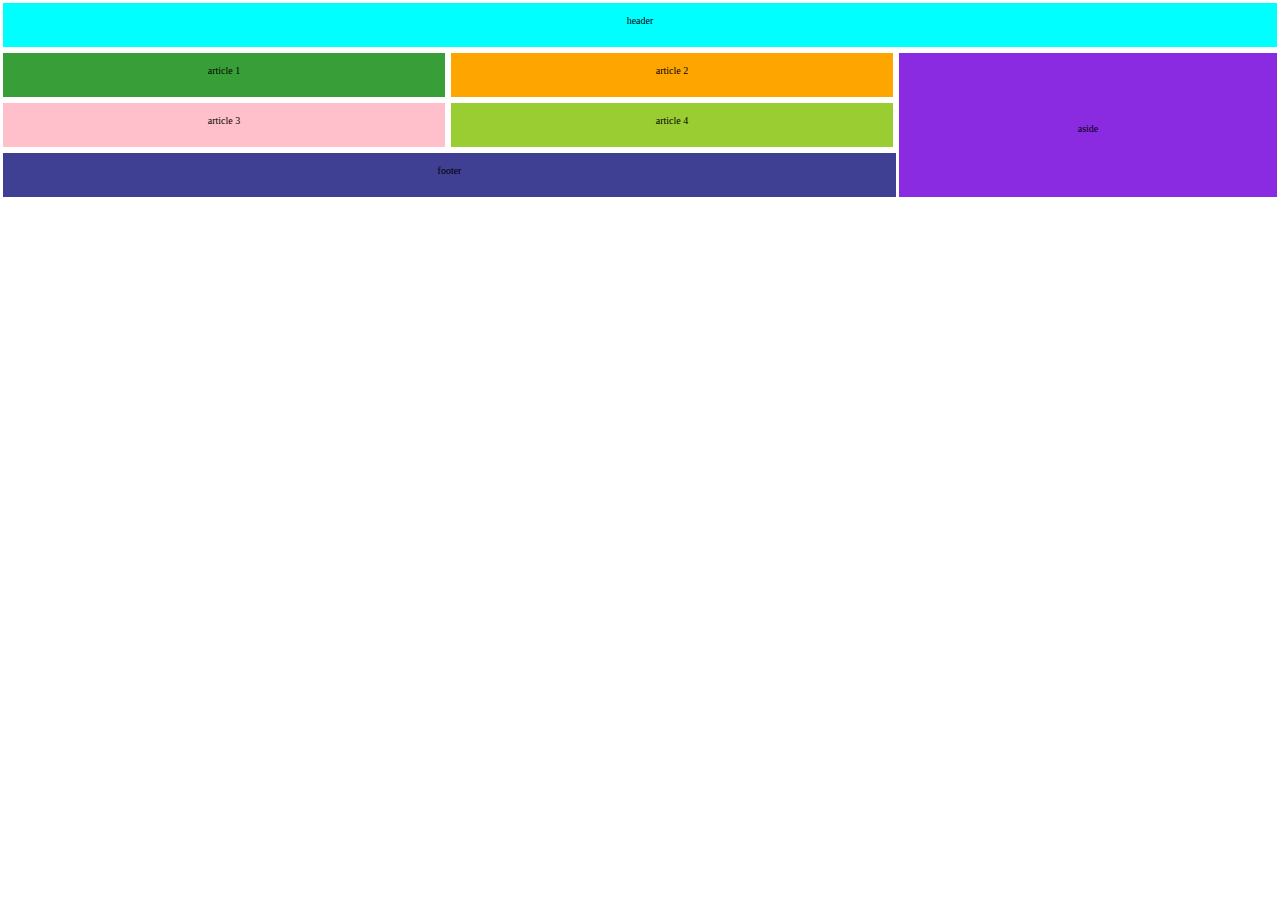
<file: Aufgabe_1/index.html>
<!DOCTYPE html>
<html lang="en">
<head>
    <meta charset="UTF-8">
    <meta name="viewport" content="width=device-width, initial-scale=1.0">
    <title>Colored-pattern mit Media-Queries</title>
    <link rel="stylesheet" href="./assets/css/style.css">
</head>
<body>
    <header>header</header>

    <section>
        <aside>aside</aside>
       <article class="umbruchhandy">

        <article class="erstearticles">
            <article class="jedesarticle eins">article 1</article>
            <article class="jedesarticle zwei">article 2</article>
        </article>

        <article class="zweitearticles">
            <article class="jedesarticle drei">article 3</article>
            <article class="jedesarticle vier" >article 4</article>
        </article>

       </article>
        
    </section>
    <footer>footer</footer>
</body>
</html>
</file>
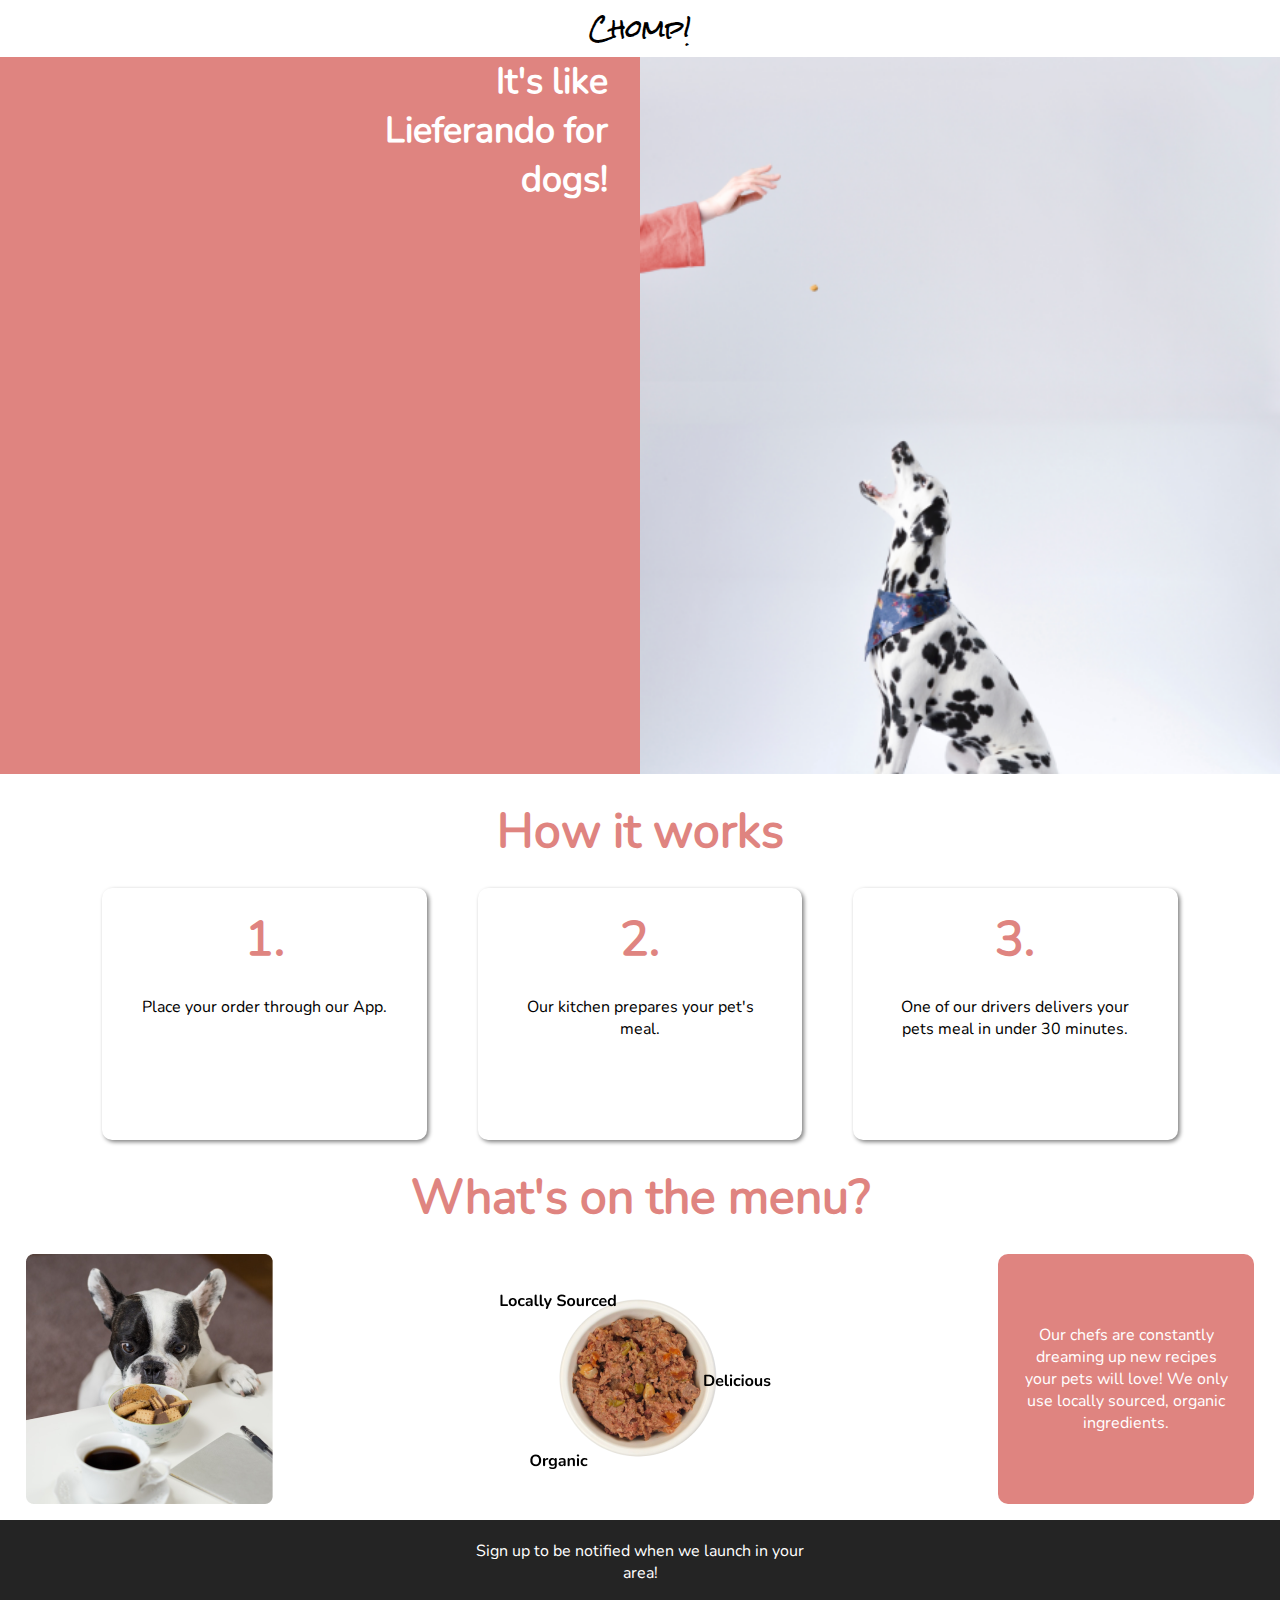
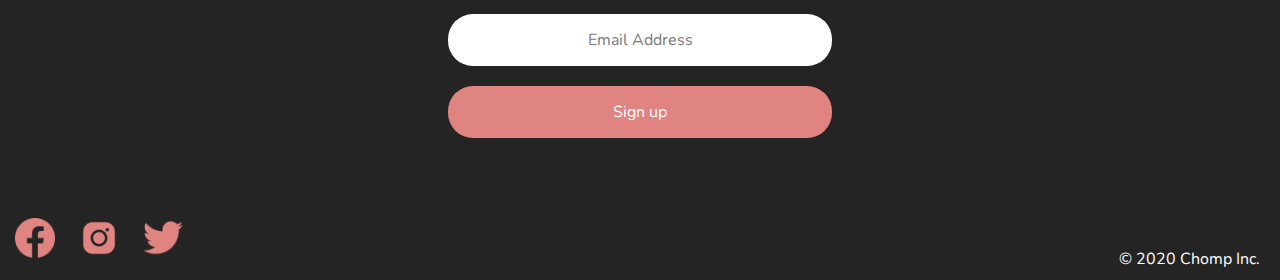
<file: Aufgabe_2/index.html>
<!DOCTYPE html>
<html lang="en">
<head>
    <meta charset="UTF-8">
    <meta name="viewport" content="width=device-width, initial-scale=1.0">
    <title>Project Chomp!</title>
    <link rel="stylesheet" href="./assets/css/style.css">
</head>
<body>
    <header>

        <p class="ChompOben">Chomp!</p>
        <section>
            <div class="redbackground">
                <h1>It's like Lieferando for dogs!</h1>
            </div>
            <p class="ChompBild">Chomp!</p>
            <img src="./assets/img/doggy.png" alt="Frauenhand füttert Hund">
        </section>
    </header>

    <main>
        <section class="hero">
            <h2 class="ersteÜberschrift">How it works</h2>

            <article class="reihenfolge">

                <div class="erstens">
                    <h2 class="nummertitle">1.</h2>
                    <p class="beschreibungReihenfolge">Place your order through our App.</p>
                </div>
                <div class="zweitens">
                    <h2 class="nummertitle">2.</h2>
                    <p class="beschreibungReihenfolge">Our kitchen prepares your pet's meal.</p>
                </div>
                <div class="drittens">
                    <h2 class="nummertitle">3.</h2>
                    <p class="beschreibungReihenfolge">One of our drivers delivers your pets meal in under 30 minutes.</p>
                </div>

            </article>

            <h2 class="zweiteÜberschrift">What's on the menu?</h2>
            <article class="bilderreihe">
                <img src="./assets/img/hund.png" alt="Hund">
                <img src="./assets/img/essen.png" alt="Essen">
                <p>Our chefs are constantly dreaming up new recipes your pets will love! We only use locally sourced, organic ingredients.</p>
            </article>
        </section>
        
    </main>

    <footer>
        <article>
            <p>Sign up to be notified when we launch in your area!</p>
            <a href="">Email Address</a>
            <a href="">Sign up</a>
        </article>

        <article>
            <div>
                <a href=""><img src="./assets/img/Vector.png" alt="facebook icon"></a>
                <a href=""><img src="./assets/img/icons8-instagram.png" alt="instagram icon"></a>
                <a href=""><img src="./assets/img/icons8-twitter.png" alt="twitter icon"></a>
            </div>
            <p>© 2020 Chomp Inc.</p>

        </article>

    </footer>

    
</body>
</html>
</file>
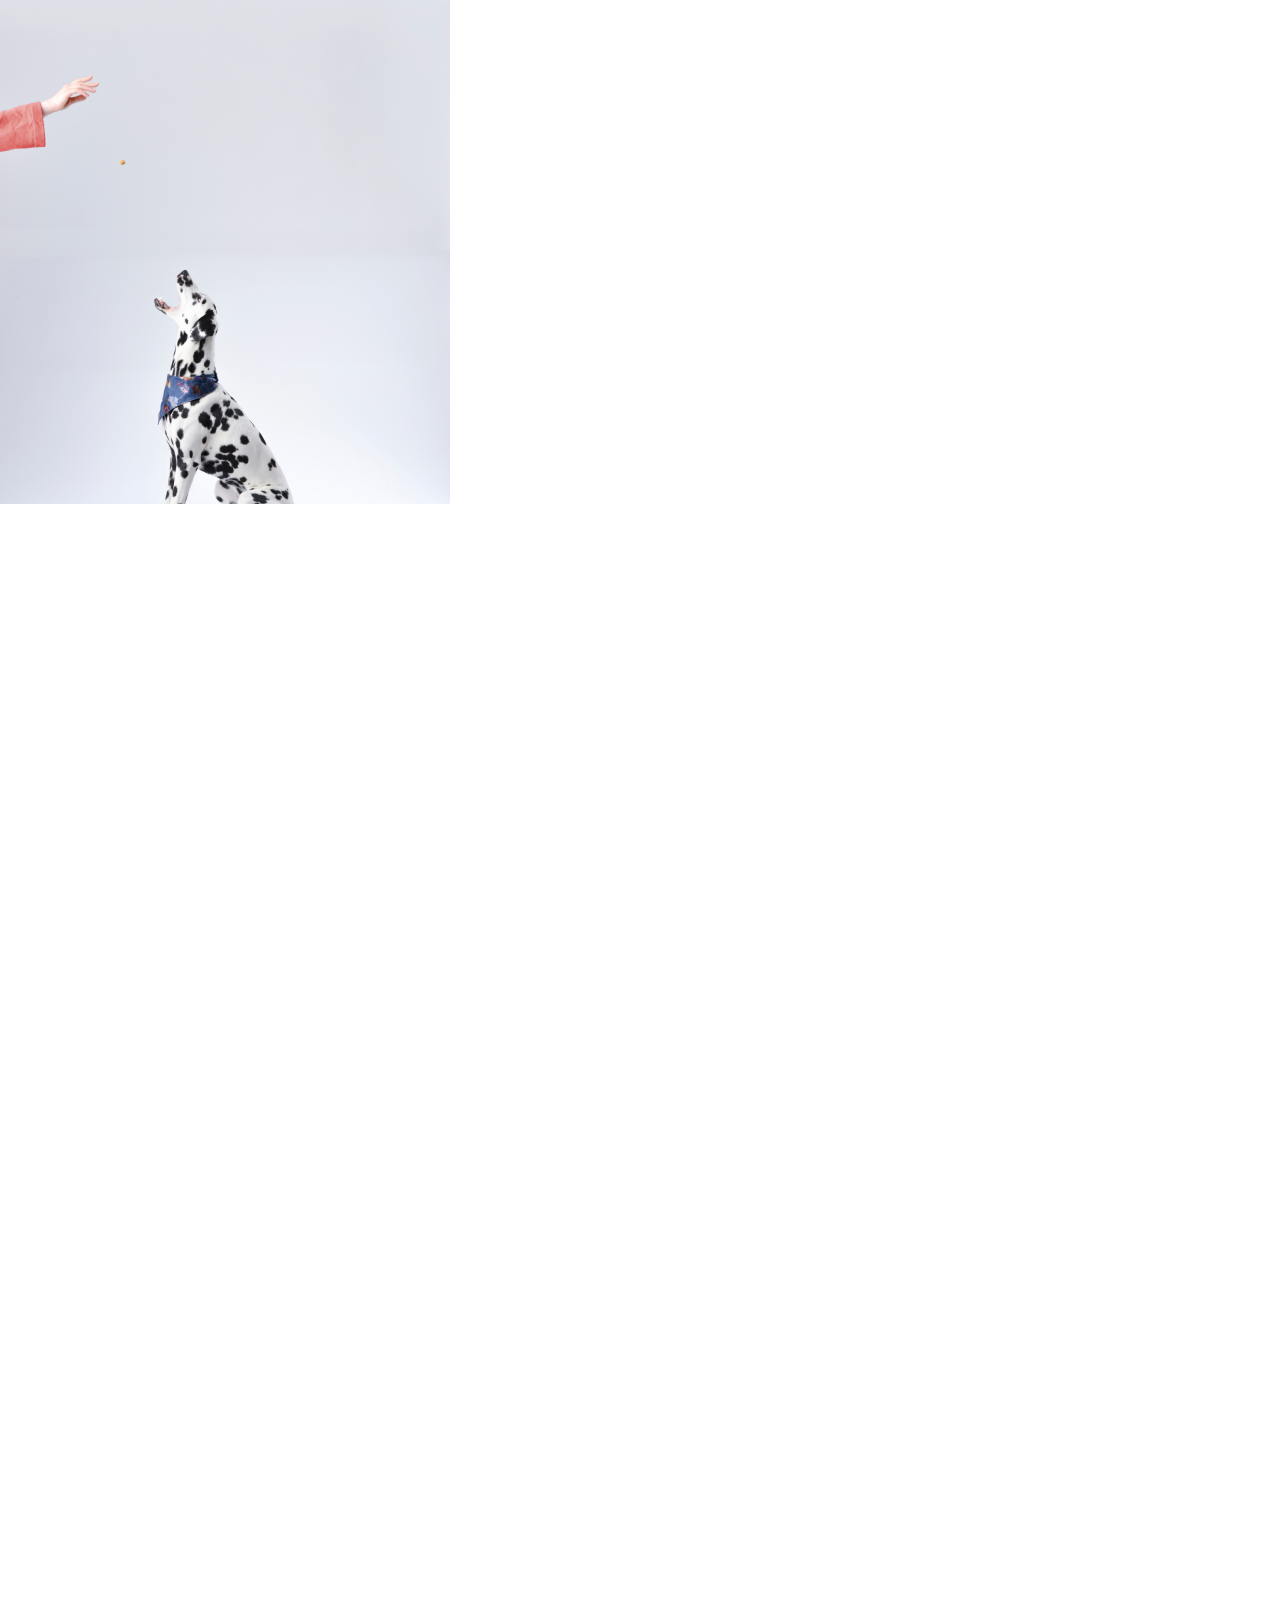
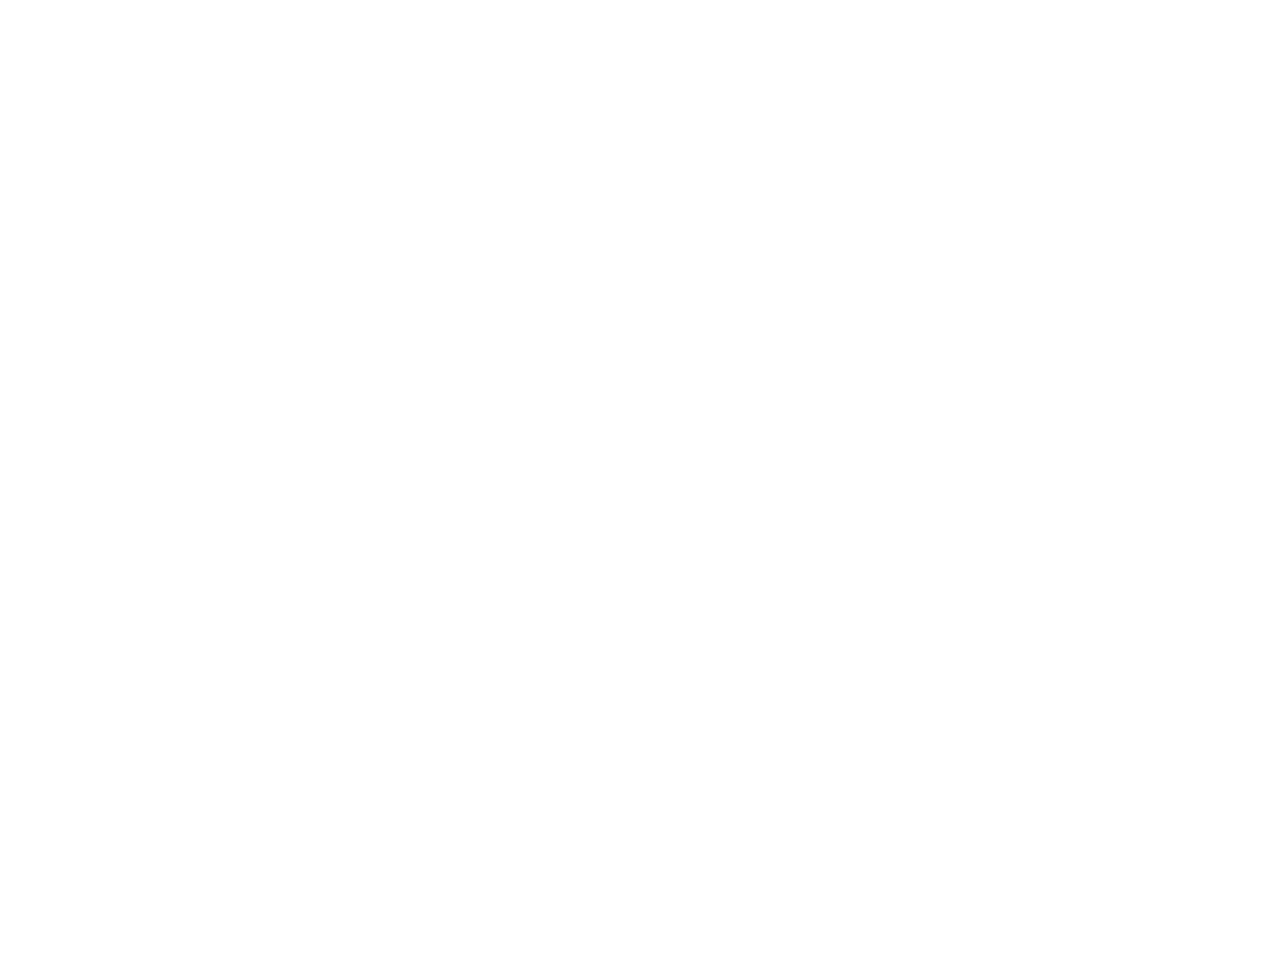
<file: Aufgabe_2/assets/html/html2.html>
<!DOCTYPE html>
<html lang="en">
<head>
    <meta charset="UTF-8">
    <meta name="viewport" content="width=device-width, initial-scale=1.0">
    <title>Project Chomp!</title>
    <link rel="stylesheet" href="../css/style2.css">
</head>
<body>
    <header>
        <h2>hjkdghdfkj</h2>
    </header>

    
</body>
</html>
</file>
<file: Aufgabe_1/assets/css/style.css>
* {
    box-sizing: border-box;
    margin: 0;
    padding: 0;
}

html {
    font-size: 10px;
}

img {
    max-width: 100%;
}


header, aside, .jedesarticle, footer {
    background-color: aqua;
    height: 50px;
    text-align: center;
    padding: 12px 0;
    border: 3px solid white;
}

.erstearticles {
    display: flex;
}

.zweitearticles {
    display: flex;
}

.jedesarticle {
    width: 50%;
}

.eins {
    background-color: rgb(56, 159, 56);
}

.zwei {
    background-color: orange;
}

.drei {
    background-color: pink;
}

.vier { 
    background-color: yellowgreen;
}

aside {
    background-color: blueviolet;
    float: right;
    width: 30%;
    height: 150px;
    padding: 70px 0;
}

/* !Nimmt Größe nicht */

footer {
    background-color: rgb(63, 63, 147);
}

@media screen and (max-width: 768px) {
    section {
        display: flex;
        flex-direction: column;
    }

    aside {
        width: 100%;
        height: 50px;
        padding: 12px 0;
    }
}

@media screen and (max-width: 576px) {
    
    .umbruchhandy {
        display: flex;
        flex-direction: column;
    }

    .erstearticles {
        display: flex;
        flex-direction: column;
    }

    .zweitearticles {
        display: flex;
        flex-direction: column;
    }

    .jedesarticle {
        width: 100%;
    }
}


/* !Nimmt flex direction nicht */
</file>
<file: Aufgabe_2/assets/css/style.css>
@font-face {
    font-family: Nunito_Regular;
    src: url("../font/Nunito-Regular.ttf");
}

@font-face {
    font-family: RockSalt_Regular;
    src: url("../font/RockSalt-Regular.ttf");
}

:root {
    --main-color: #DF8480;
}


* {
    box-sizing: border-box;
    margin: 0;
    padding: 0;
}

img {
    max-width: 100%;
}

html {
    font-size: 10px;
}

/* Hier header */

header p {
    font-size: 24px;
    font-family: RockSalt_Regular;
    text-align: center;
}

.ChompBild {
    display: none;
}

header section {
    display: flex;
}

header .redbackground, header img {
    width: 50%;
    margin-bottom: 2.4rem;;
}

.redbackground {
    background-color: var(--main-color);
}

.redbackground h1 {
    font-family: Nunito_Regular;
    font-size: 36px;
    color: white;
    width: 45%;
    text-align: right;
    margin-left: 50%;
    margin-right: 20px;
}


section h2 {
    font-size: 48px;
    color: var(--main-color);
    font-family: Nunito_Regular;
    font-weight: 900;
    margin-bottom: 2.4rem;
    text-align: center;
}


.reihenfolge {
    display: flex;
    flex-direction: row;
    justify-content: space-between;
    margin: 0 8vw;
    margin-bottom: 2.4rem;
    gap: 4vw;
}

.erstens, .zweitens, .drittens {
    border-radius: 10px;
    box-shadow: 2px 2px 4px grey;
    width: 30vw;
    height: 28vh;
    padding: 2vh 3vw;
}

.beschreibungReihenfolge {
    font-family: Nunito_Regular;
    font-size: 16px;
    text-align: center;
}


.bilderreihe {
    display: flex;
    justify-content: space-between;
    flex-direction: row;
    justify-content: space-between;
    margin: 0 2vw;

}

.bilderreihe p {
    color: white;
    background-color: var(--main-color);
    font-family: Nunito_Regular;
    font-size: 16px;
    text-align: center;
    border-radius: 10px;
    width: 20vw;
    height: 250px;
    padding: 70px 2vw;
}

main section article:nth-of-type(2) {
    margin-bottom: 16px;
}

footer {
    background-color: #242424;
    font-family: Nunito_Regular;
    font-size: 1.6rem;
}

footer article {
    display: flex;
}

footer article:first-of-type {
    flex-direction: column;
    align-items: center;
    margin-bottom: 60px;
}

footer p {
    padding: 2rem;
    color: white;
    width: 30vw;
    text-align: center;
}

footer article:nth-of-type(1) a {
    text-decoration: none;
    padding: 1.5rem;
    margin: 1rem;
    border-radius: 25px;
    display: inline-block;
    text-align: center;
    width: 30vw;
}

footer  article:nth-of-type(1) a:first-of-type {
    color: #7b7b7b;
    background-color: white; 
}

footer article:nth-of-type(1) a:nth-of-type(2) {
    color: white;
    background-color: var(--main-color); 
}

footer article:nth-of-type(2) {
    margin-left: 0.5rem;
    justify-content: space-between;
}

footer article:nth-of-type(2) img{
    width: 60px;
    height: 60px;
    padding: 10px;
}

footer article:nth-of-type(2) p {
    display: inline-block;
    padding: 4rem 2rem 0 2rem;
    padding-bottom: 1rem;
    text-align: right;
}




/* Hier media query */

@media screen and (max-width: 900px) {
    header section div {
        display: none;
    }
    
    header section img {
    width: 100%;
}

.ChompOben {
    display: none;
}

.ChompBild {
    display: block;
    margin-bottom: -100px;
    position: relative;
    z-index: 1;
}

header section {
    display: flex;
    flex-direction: column;
}


header section img {
   margin-bottom: 0;
}

/* main section hier */

section h2:not(.nummertitle) {
    background-color: var(--main-color);
    color: white;
    font-size: 16px;
    padding: 20px 0;
}

.reihenfolge {
    flex-direction: column;
}

.erstens, .zweitens, .drittens {
    box-shadow: none;
    display: flex;
    align-items: center;
    width: 100%;
    height: 15vh;
    
}

.nummertitle {
    margin-right: 30px;
}

.beschreibungReihenfolge {
width: 100%;
text-align: left;
}

main section > h2:nth-of-type(2) {
    margin-bottom: 0;
}

.bilderreihe {
    flex-wrap: wrap;
    margin: 0;
}

.bilderreihe img {
    width: 48%;
}

.bilderreihe img:nth-of-type(1) {
    margin-right: 1%;
}

.bilderreihe img:nth-of-type(2) {
    margin-left: 1%;
}

.bilderreihe p {
    width: 100%; 
    border-radius: none;
    background-color: white;
    color: black;
    height: 100px;
    padding: 20px 10px;
}
}


@media screen and (max-width: 600px) {



    .reihenfolge {
        display: block;
    }

    .erstens, .zweitens, .drittens {
    display: block;
    height: 30vh;
    }

    .nummertitle {
        text-align: center;
    }

    .beschreibungReihenfolge {
        text-align: center;
        padding: 10px 0;
    }

    .bilderreihe {
        display: inline-block;
    }


    /* ! Eins drunter keine gute Lösung-verzerrt Bild-müsste Bild in Container packen, um nur einen Ausschnitt anzeigen zu lassen?-->lieber nicht, da ich sonst alles nochmals durchgehen muss */

    .bilderreihe img:first-of-type {
        width: 100%;
        height: 50vh;
        object-fit: cover;
        object-position: center;
    }

    .bilderreihe img:nth-of-type(2) {
        margin-left: 15%;
        width: 70%;
        padding: 0 30px;
    }

    footer p:first-of-type, footer article:first-of-type a {
        width: 80%;
    }

    footer article:nth-of-type(2) {
        display: inline-block;
        width: 100%;
    }

    footer article:nth-of-type(2) div {
        display: flex;
        justify-content: space-around;
    }

    footer article:nth-of-type(2) p {
        text-align: center;
        width: 100%;
        padding: 2rem 2rem 4rem 2rem;
    }

   
}
</file>
<file: Aufgabe_2/assets/css/style2.css>
@font-face {
    font-family: Nunito_Regular;
    src: url("../font/Nunito-Regular.ttf");
}

@font-face {
    font-family: RockSalt_Regular;
    src: url("../font/RockSalt-Regular.ttf");
}

:root {
    --main-color: #DF8480;
}


* {
    box-sizing: border-box;
    margin: 0;
    padding: 0;
}

img {
    max-width: 100%;
}

html {
    font-size: 10px;
}

/* Hier header */

header {
    background-image: url("../img/doggy.png");
    width: 100%;
    padding: 100%;
    background-repeat: no-repeat;
}

header h2 {
    text-align: center;
}
</file>
